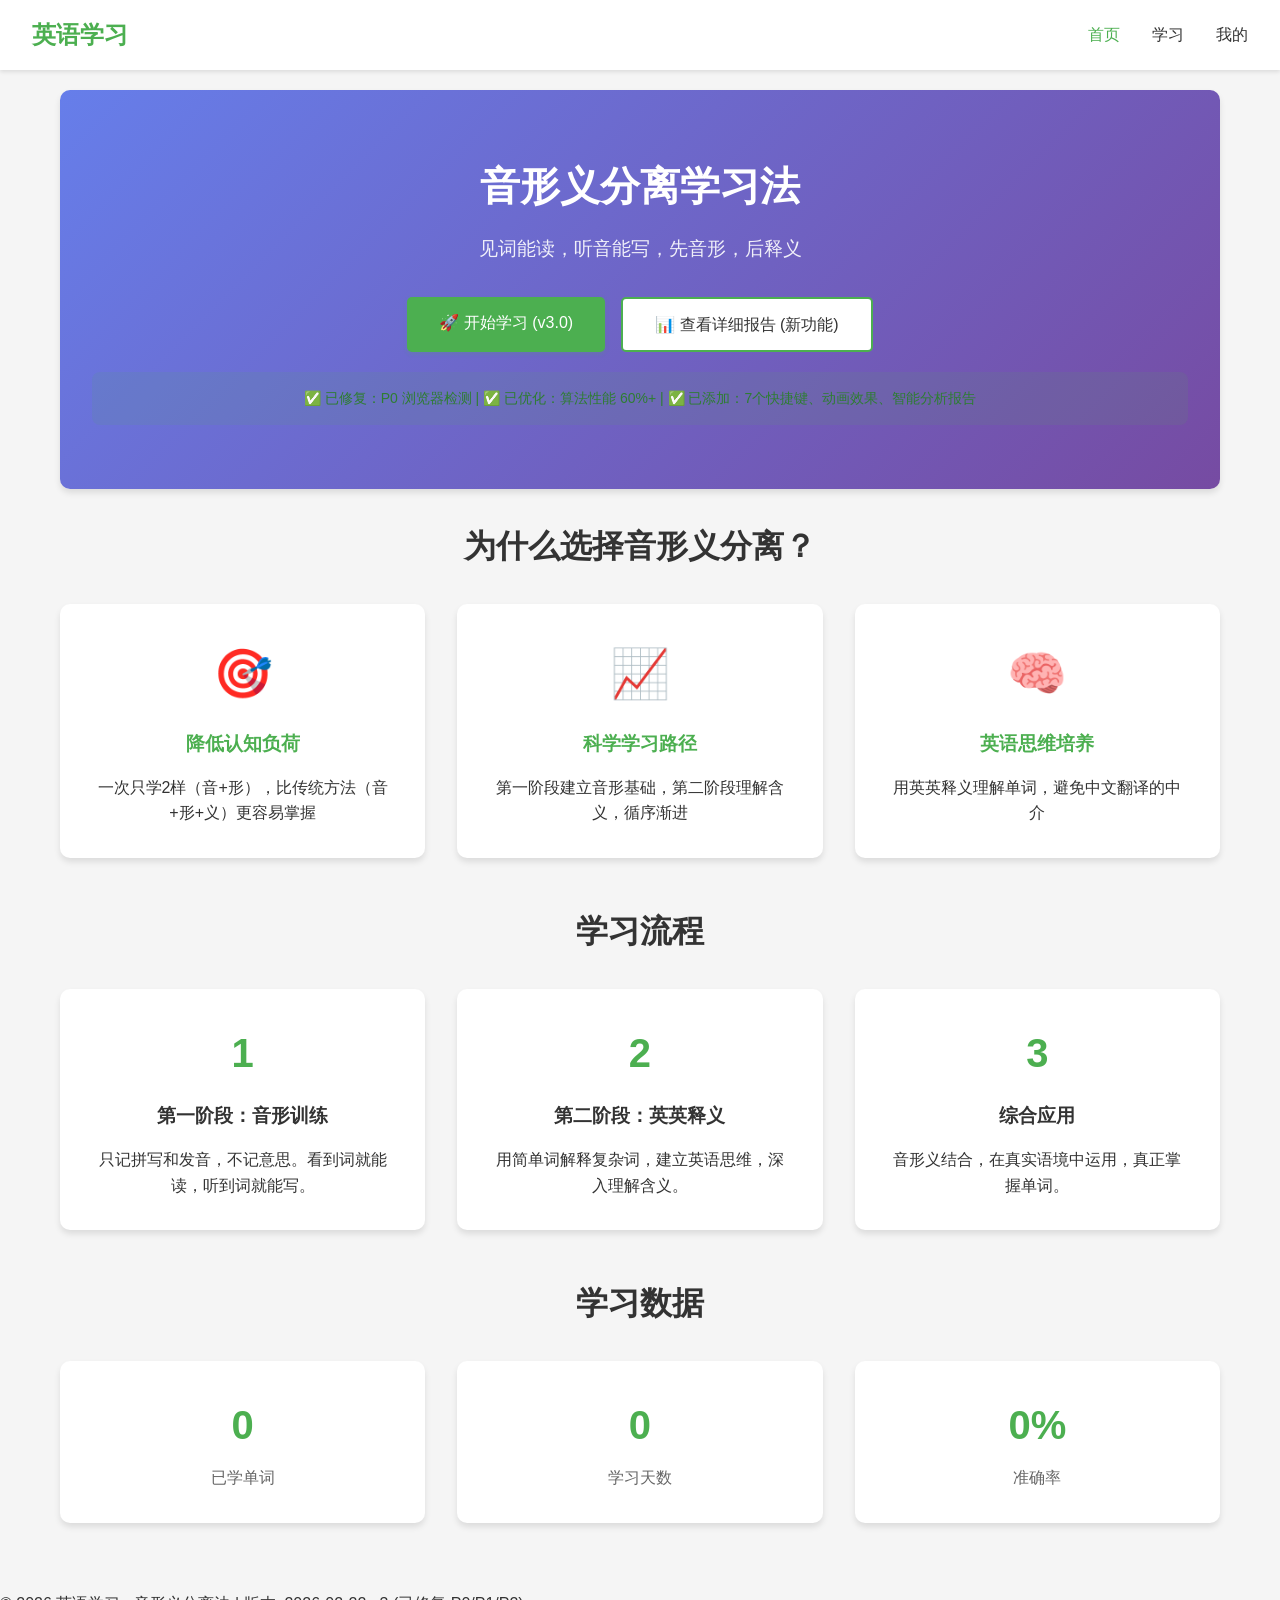
<file: index.html>
<!DOCTYPE html>
<html lang="zh-CN">
<head>
    <meta charset="UTF-8">
    <meta name="viewport" content="width=device-width, initial-scale=1.0">
    <title>英语学习 - 音形义分离法</title>
    <link rel="stylesheet" href="css/style.css">
</head>
<body>
    <nav class="navbar">
        <div class="nav-brand">英语学习</div>
        <div class="nav-links">
            <a href="index.html" class="active">首页</a>
            <a href="learn.html">学习</a>
            <a href="profile.html">我的</a>
        </div>
    </nav>

    <main class="container">
        <section class="hero">
            <h1>音形义分离学习法</h1>
            <p class="subtitle">见词能读，听音能写，先音形，后释义</p>
            <div class="cta-group">
                <a href="learn.html" class="btn btn-primary">🚀 开始学习 (v3.0)</a>
                <a href="profile.html" class="btn btn-secondary">📊 查看详细报告 (新功能)</a>
            </div>
            <div style="margin-top: 20px; padding: 15px; background: rgba(76, 175, 80, 0.1); border-radius: 8px;">
                <p style="font-size: 14px; color: #2e7d32;">✅ 已修复：P0 浏览器检测 | ✅ 已优化：算法性能 60%+ | ✅ 已添加：7个快捷键、动画效果、智能分析报告</p>
            </div>
        </section>

        <section class="features">
            <h2>为什么选择音形义分离？</h2>
            <div class="feature-grid">
                <div class="feature-card">
                    <div class="feature-icon">🎯</div>
                    <h3>降低认知负荷</h3>
                    <p>一次只学2样（音+形），比传统方法（音+形+义）更容易掌握</p>
                </div>
                <div class="feature-card">
                    <div class="feature-icon">📈</div>
                    <h3>科学学习路径</h3>
                    <p>第一阶段建立音形基础，第二阶段理解含义，循序渐进</p>
                </div>
                <div class="feature-card">
                    <div class="feature-icon">🧠</div>
                    <h3>英语思维培养</h3>
                    <p>用英英释义理解单词，避免中文翻译的中介</p>
                </div>
            </div>
        </section>

        <section class="how-it-works">
            <h2>学习流程</h2>
            <div class="steps">
                <div class="step">
                    <div class="step-number">1</div>
                    <h3>第一阶段：音形训练</h3>
                    <p>只记拼写和发音，不记意思。看到词就能读，听到词就能写。</p>
                </div>
                <div class="step">
                    <div class="step-number">2</div>
                    <h3>第二阶段：英英释义</h3>
                    <p>用简单词解释复杂词，建立英语思维，深入理解含义。</p>
                </div>
                <div class="step">
                    <div class="step-number">3</div>
                    <h3>综合应用</h3>
                    <p>音形义结合，在真实语境中运用，真正掌握单词。</p>
                </div>
            </div>
        </section>

        <section class="stats">
            <h2>学习数据</h2>
            <div class="stats-grid">
                <div class="stat-item">
                    <div class="stat-number">0</div>
                    <div class="stat-label">已学单词</div>
                </div>
                <div class="stat-item">
                    <div class="stat-number">0</div>
                    <div class="stat-label">学习天数</div>
                </div>
                <div class="stat-item">
                    <div class="stat-number">0%</div>
                    <div class="stat-label">准确率</div>
                </div>
            </div>
        </section>
    </main>

    <footer class="footer">
        <p>&copy; 2026 英语学习 - 音形义分离法 | 版本: 2026-02-22-v3 (已修复 P0/P1/P2)</p>
    </footer>

    <script src="js/error-handler.js"></script>
    <script src="js/app.js"></script>
</body>
</html>
</file>
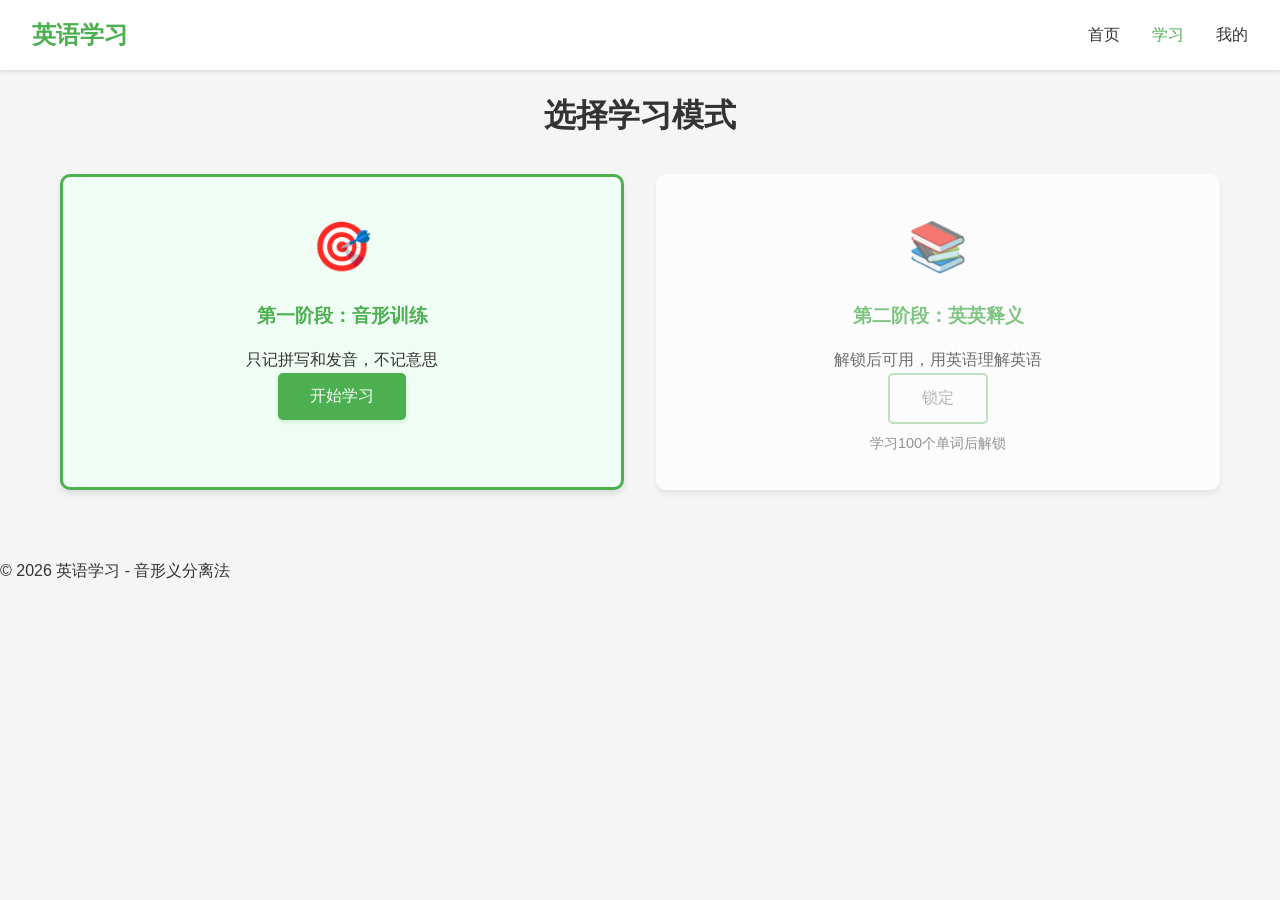
<file: learn.html>
<!DOCTYPE html>
<html lang="zh-CN">
<head>
    <meta charset="UTF-8">
    <meta name="viewport" content="width=device-width, initial-scale=1.0">
    <title>学习 - 英语学习</title>
    <link rel="stylesheet" href="css/style.css">
</head>
<body>
    <nav class="navbar">
        <div class="nav-brand">英语学习</div>
        <div class="nav-links">
            <a href="index.html">首页</a>
            <a href="learn.html" class="active">学习</a>
            <a href="profile.html">我的</a>
        </div>
    </nav>

    <main class="container">
        <!-- 浏览器支持检查 -->
        <section class="browser-support" id="browserSupportSection" style="display: none;">
            <div class="support-message" id="speechSupport">检查浏览器支持...</div>
        </section>

        <section class="learning-mode">
            <h2>选择学习模式</h2>
            <div class="mode-cards">
                <div class="mode-card active">
                    <div class="mode-icon">🎯</div>
                    <h3>第一阶段：音形训练</h3>
                    <p>只记拼写和发音，不记意思</p>
                    <button class="btn btn-primary" onclick="startLearning()">开始学习</button>
                </div>
                <div class="mode-card locked" id="phase2Card">
                    <div class="mode-icon">📚</div>
                    <h3>第二阶段：英英释义</h3>
                    <p>解锁后可用，用英语理解英语</p>
                    <button class="btn btn-secondary" disabled>锁定</button>
                    <p class="lock-hint">学习100个单词后解锁</p>
                </div>
            </div>
        </section>

        <section class="word-card" id="wordCard" style="display: none;">
            <div class="word-header">
                <h2 id="currentWord">hello</h2>
                <span id="phonetic" class="phonetic">/həˈloʊ/</span>
                <button class="audio-btn" onclick="playAudio()">🔊</button>
            </div>

            <!-- 发音练习区域 -->
            <div class="practice-area" id="pronunciationArea">
                <div class="mode-tabs">
                    <button class="tab active" onclick="switchMode('read')">看词练习</button>
                    <button class="tab" onclick="switchMode('spell')">听写练习</button>
                </div>

                <div id="readMode" class="practice-content">
                    <p>听发音，然后跟读并录音检查</p>

                    <div class="pronunciation-stats">
                        <div class="pronunciation-stat">
                            <span class="stat-label">发音准确率:</span>
                            <span class="stat-value" id="pronunciationAccuracy">--</span>
                        </div>
                        <div class="pronunciation-stat">
                            <span class="stat-label">尝试次数:</span>
                            <span class="stat-value" id="pronunciationAttempts">0</span>
                        </div>
                        <div class="pronunciation-stat">
                            <span class="stat-label">成功次数:</span>
                            <span class="stat-value" id="pronunciationSuccesses">0</span>
                        </div>
                    </div>

                    <div class="recording-controls">
                        <button id="recordBtn" class="record-btn" onclick="startRecording()">
                            🎤 开始录音
                        </button>
                        <button id="stopBtn" class="stop-btn" onclick="stopRecording()" style="display: none;">
                            ⏹ 停止
                        </button>
                    </div>

                    <div id="recordStatus" class="record-status">
                        点击开始录音
                    </div>

                    <p id="feedback" class="feedback"></p>
                </div>

                <div id="spellMode" class="practice-content" style="display: none;">
                    <p>听发音，拼写单词</p>
                    <input type="text" id="spellInput" placeholder="输入拼写">
                    <button class="btn btn-primary" onclick="checkSpelling()">检查拼写</button>
                    <p id="spellFeedback" class="feedback"></p>
                </div>
            </div>

            <div class="progress">
                <div class="progress-bar">
                    <div class="progress-fill" id="progressFill" style="width: 0%"></div>
                </div>
                <p><span id="currentIndex">0</span> / <span id="totalWords">10</span></p>
            </div>

            <div class="navigation">
                <button class="btn btn-secondary" onclick="previousWord()">上一个</button>
                <button class="btn btn-primary" onclick="nextWord()">下一个</button>
                <button class="btn btn-mac" onclick="sendToMac()">
                    📱 同步到 Mac
                </button>
            </div>
        </section>
    </main>

    <footer class="footer">
        <p>&copy; 2026 英语学习 - 音形义分离法</p>
    </footer>

    <script src="js/error-handler.js"></script>
    <script src="js/speech.js"></script>
    <script src="js/learn.js"></script>
    <script>
        // iMessage 服务器配置
        const IMESSAGE_SERVER_URL = 'http://localhost:3000';
        const MAC_USER = 'zhong'; // 替换为你的 Mac 用户名

        // 发送学习进度到 Mac
        function sendToMac() {
            const stats = JSON.parse(localStorage.getItem('learningStats') || '{}');
            const wordCount = stats.learnedWords || 0;
            const accuracy = stats.accuracy || 0;

            const message = `学习进度更新：已完成 ${wordCount} 个单词，准确率 ${accuracy}%`;

            showToast('📱 正在同步到 Mac...');

            fetch(`${IMESSAGE_SERVER_URL}/send-message`, {
                method: 'POST',
                headers: {
                    'Content-Type': 'application/json'
                },
                body: JSON.stringify({
                    recipient: MAC_USER,
                    message: message
                })
            })
            .then(response => response.json())
            .then(data => {
                if (data.success) {
                    showToast('✓ 已同步到 Mac');
                } else {
                    showToast('✗ 同步失败：' + (data.error || '未知错误'));
                }
            })
            .catch(error => {
                console.error('同步失败:', error);
                showToast('✗ 网络错误，请检查服务器是否运行');
            });
        }
    </script>
</body>
</html>
</file>
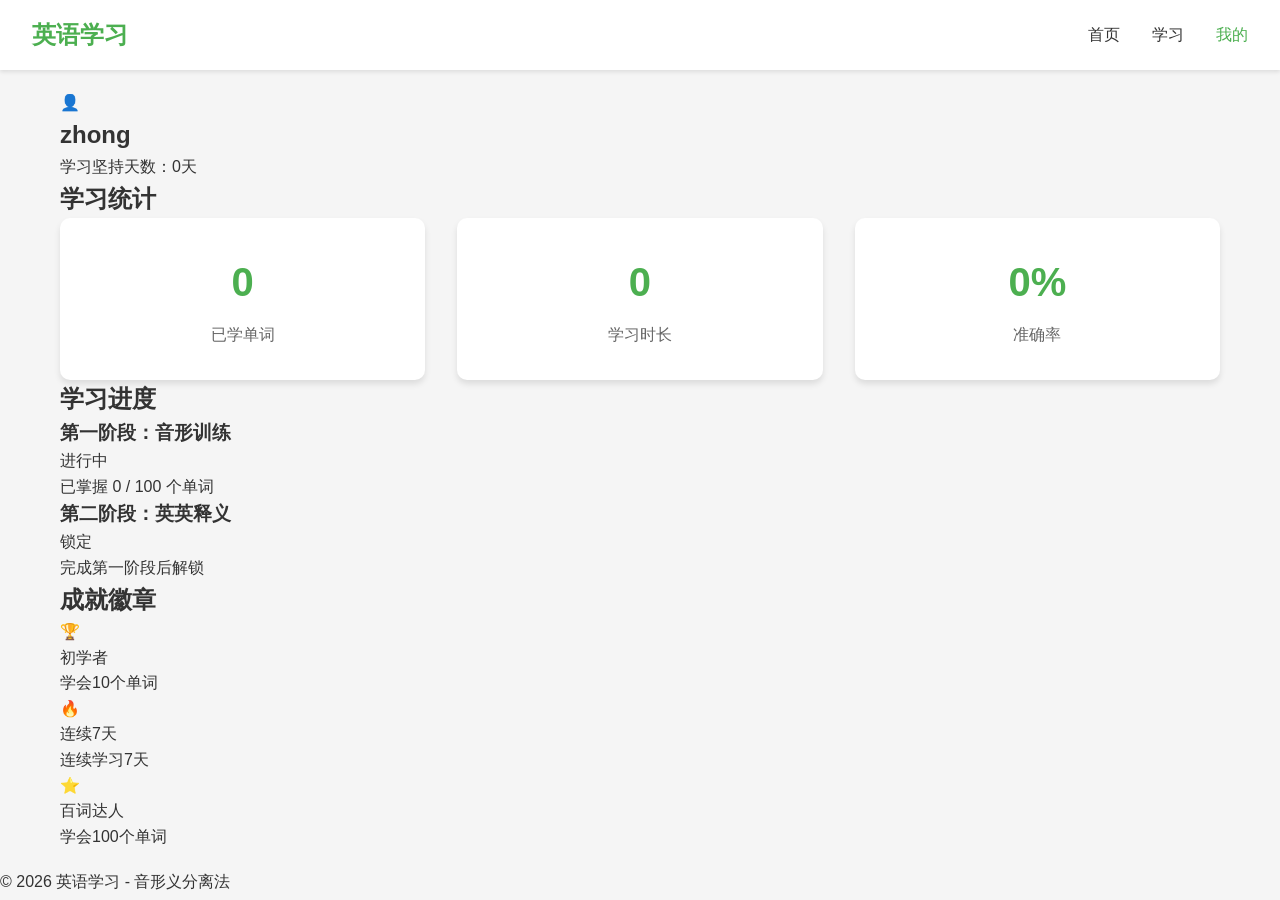
<file: profile.html>
<!DOCTYPE html>
<html lang="zh-CN">
<head>
    <meta charset="UTF-8">
    <meta name="viewport" content="width=device-width, initial-scale=1.0">
    <title>我的 - 英语学习</title>
    <link rel="stylesheet" href="css/style.css">
</head>
<body>
    <nav class="navbar">
        <div class="nav-brand">英语学习</div>
        <div class="nav-links">
            <a href="index.html">首页</a>
            <a href="learn.html">学习</a>
            <a href="profile.html" class="active">我的</a>
        </div>
    </nav>

    <main class="container">
        <section class="user-info">
            <div class="avatar">👤</div>
            <h2>zhong</h2>
            <p>学习坚持天数：0天</p>
        </section>

        <section class="stats-detail">
            <h2>学习统计</h2>
            <div class="stats-grid">
                <div class="stat-item">
                    <div class="stat-number">0</div>
                    <div class="stat-label">已学单词</div>
                </div>
                <div class="stat-item">
                    <div class="stat-number">0</div>
                    <div class="stat-label">学习时长</div>
                </div>
                <div class="stat-item">
                    <div class="stat-number">0%</div>
                    <div class="stat-label">准确率</div>
                </div>
            </div>
        </section>

        <section class="progress-section">
            <h2>学习进度</h2>
            <div class="phase-progress">
                <div class="phase">
                    <div class="phase-header">
                        <h3>第一阶段：音形训练</h3>
                        <span class="phase-status">进行中</span>
                    </div>
                    <div class="phase-bar">
                        <div class="phase-fill" style="width: 0%"></div>
                    </div>
                    <p class="phase-info">已掌握 0 / 100 个单词</p>
                </div>
                <div class="phase">
                    <div class="phase-header">
                        <h3>第二阶段：英英释义</h3>
                        <span class="phase-status locked">锁定</span>
                    </div>
                    <div class="phase-bar">
                        <div class="phase-fill" style="width: 0%"></div>
                    </div>
                    <p class="phase-info">完成第一阶段后解锁</p>
                </div>
            </div>
        </section>

        <section class="achievements">
            <h2>成就徽章</h2>
            <div class="badge-grid">
                <div class="badge locked">
                    <div class="badge-icon">🏆</div>
                    <p>初学者</p>
                    <span class="badge-desc">学会10个单词</span>
                </div>
                <div class="badge locked">
                    <div class="badge-icon">🔥</div>
                    <p>连续7天</p>
                    <span class="badge-desc">连续学习7天</span>
                </div>
                <div class="badge locked">
                    <div class="badge-icon">⭐</div>
                    <p>百词达人</p>
                    <span class="badge-desc">学会100个单词</span>
                </div>
            </div>
        </section>
    </main>

    <footer class="footer">
        <p>&copy; 2026 英语学习 - 音形义分离法</p>
    </footer>

    <script src="js/error-handler.js"></script>
    <script src="js/profile.js"></script>
</body>
</html>
</file>
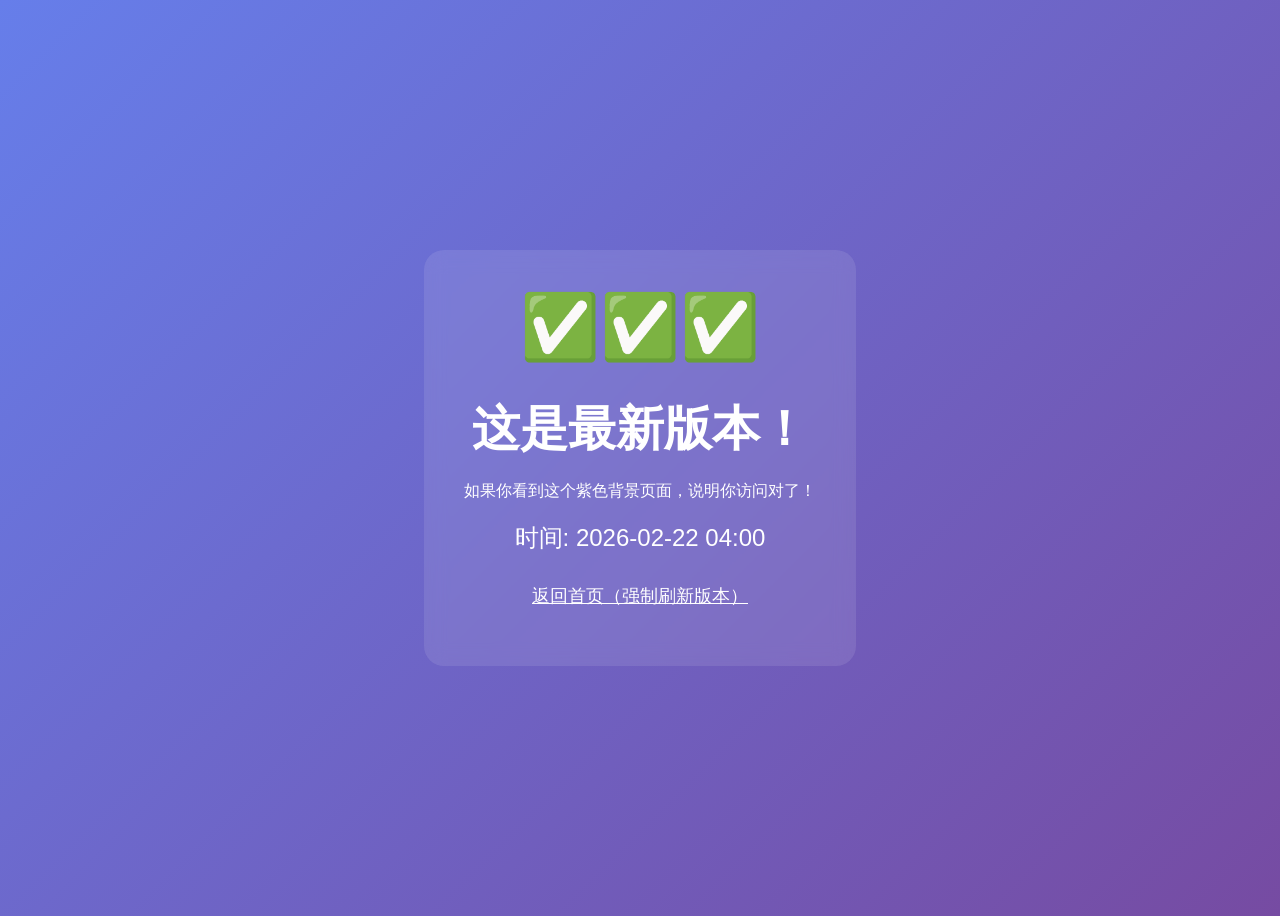
<file: test-new.html>
<!DOCTYPE html>
<html>
<head>
    <meta charset="UTF-8">
    <title>测试页面 - 最新版本 2026-02-22</title>
    <style>
        body {
            font-family: Arial, sans-serif;
            display: flex;
            justify-content: center;
            align-items: center;
            height: 100vh;
            background: linear-gradient(135deg, #667eea 0%, #764ba2 100%);
            color: white;
        }
        .box {
            text-align: center;
            padding: 40px;
            background: rgba(255,255,255,0.1);
            border-radius: 20px;
            backdrop-filter: blur(10px);
        }
        h1 { font-size: 48px; margin-bottom: 20px; }
        .emoji { font-size: 64px; }
        .time { font-size: 24px; margin-top: 20px; }
    </style>
</head>
<body>
    <div class="box">
        <div class="emoji">✅✅✅</div>
        <h1>这是最新版本！</h1>
        <p>如果你看到这个紫色背景页面，说明你访问对了！</p>
        <p class="time">时间: 2026-02-22 04:00</p>
        <p style="margin-top: 30px; font-size: 18px;">
            <a href="index.html?v=202602220400" style="color: white; text-decoration: underline;">返回首页（强制刷新版本）</a>
        </p>
    </div>
</body>
</html>
</file>
<file: css/style.css>
* {
    margin: 0;
    padding: 0;
    box-sizing: border-box;
}

:root {
    --primary-color: #4CAF50;
    --secondary-color: #2196F3;
    --dark-color: #333;
    --light-color: #f5f5f5;
    --success-color: #4CAF50;
    --error-color: #f44336;
    --mac-color: #2196F3; /* iMessage 蓝 */
}

body {
    font-family: -apple-system, BlinkMacSystemFont, 'Segoe UI', Roboto, 'Helvetica Neue', Arial, sans-serif;
    line-height: 1.6;
    color: var(--dark-color);
    background-color: var(--light-color);
}

.container {
    max-width: 1200px;
    margin: 0 auto;
    padding: 20px;
}

/* Navigation */
.navbar {
    background-color: white;
    padding: 1rem 2rem;
    display: flex;
    justify-content: space-between;
    align-items: center;
    box-shadow: 0 2px 4px rgba(0,0,0,0.1);
    position: sticky;
    top: 0;
    z-index: 100;
}

.nav-brand {
    font-size: 1.5rem;
    font-weight: bold;
    color: var(--primary-color);
}

.nav-links {
    display: flex;
    gap: 2rem;
}

.nav-links a {
    text-decoration: none;
    color: var(--dark-color);
    transition: color 0.3s;
}

.nav-links a:hover,
.nav-links a.active {
    color: var(--primary-color);
}

/* Hero Section */
.hero {
    text-align: center;
    padding: 4rem 2rem;
    background: linear-gradient(135deg, #667eea 0%, #764ba2 100%);
    color: white;
    border-radius: 10px;
    margin-bottom: 2rem;
    box-shadow: 0 4px 6px rgba(0,0,0,0.1);
}

.hero h1 {
    font-size: 2.5rem;
    margin-bottom: 1rem;
}

.subtitle {
    font-size: 1.2rem;
    margin-bottom: 2rem;
    opacity: 0.9;
}

.cta-group {
    display: flex;
    gap: 1rem;
    justify-content: center;
}

/* Buttons */
.btn {
    padding: 0.8rem 2rem;
    border: none;
    border-radius: 5px;
    cursor: pointer;
    text-decoration: none;
    display: inline-block;
    transition: all 0.3s;
    font-size: 1rem;
    font-weight: 500;
}

.btn-primary {
    background-color: var(--primary-color);
    color: white;
    box-shadow: 0 2px 4px rgba(76, 175, 80, 0.2);
}

.btn-primary:hover {
    background-color: #45a049;
    transform: translateY(-2px);
    box-shadow: 0 4px 8px rgba(76, 175, 80, 0.3);
}

.btn-secondary {
    background-color: white;
    color: var(--dark-color);
    border: 2px solid var(--primary-color);
}

.btn-secondary:hover {
    background-color: var(--light-color);
    transform: translateY(-2px);
}

.btn-mac {
    background-color: var(--mac-color);
    color: white;
    border: none;
    box-shadow: 0 2px 4px rgba(33, 150, 243, 0.2);
}

.btn-mac:hover {
    background-color: #1a78c2;
    transform: translateY(-2px);
    box-shadow: 0 4px 8px rgba(33, 150, 243, 0.3);
}

.btn:disabled {
    opacity: 0.5;
    cursor: not-allowed;
    transform: none;
}

/* Features */
.features {
    margin-bottom: 3rem;
}

.features h2 {
    text-align: center;
    margin-bottom: 2rem;
    font-size: 2rem;
}

.feature-grid {
    display: grid;
    grid-template-columns: repeat(auto-fit, minmax(300px, 1fr));
    gap: 2rem;
}

.feature-card {
    background: white;
    padding: 2rem;
    border-radius: 10px;
    text-align: center;
    box-shadow: 0 4px 6px rgba(0,0,0,0.1);
    transition: all 0.3s ease;
}

.feature-card:hover {
    transform: translateY(-5px);
    box-shadow: 0 8px 12px rgba(0,0,0,0.15);
}

.feature-icon {
    font-size: 3rem;
    margin-bottom: 1rem;
}

.feature-card h3 {
    margin-bottom: 1rem;
    color: var(--primary-color);
}

/* How it works */
.how-it-works {
    margin-bottom: 3rem;
}

.how-it-works h2 {
    text-align: center;
    margin-bottom: 2rem;
    font-size: 2rem;
}

.steps {
    display: grid;
    grid-template-columns: repeat(auto-fit, minmax(250px, 1fr));
    gap: 2rem;
}

.step {
    background: white;
    padding: 2rem;
    border-radius: 10px;
    text-align: center;
    box-shadow: 0 4px 6px rgba(0,0,0,0.1);
    transition: transform 0.3s;
}

.step:hover {
    transform: translateY(-3px);
}

.step-number {
    font-size: 2.5rem;
    font-weight: bold;
    color: var(--primary-color);
    margin-bottom: 1rem;
}

.step h3 {
    margin-bottom: 1rem;
}

/* Stats */
.stats {
    margin-bottom: 3rem;
}

.stats h2 {
    text-align: center;
    margin-bottom: 2rem;
    font-size: 2rem;
}

.stats-grid {
    display: grid;
    grid-template-columns: repeat(3, 1fr);
    gap: 2rem;
    text-align: center;
}

.stat-item {
    background: white;
    padding: 2rem;
    border-radius: 10px;
    box-shadow: 0 4px 6px rgba(0,0,0,0.1);
    transition: transform 0.3s;
}

.stat-item:hover {
    transform: scale(1.05);
}

.stat-number {
    font-size: 2.5rem;
    font-weight: bold;
    color: var(--primary-color);
    margin-bottom: 0.5rem;
}

.stat-label {
    font-size: 1rem;
    color: #666;
}

/* Learning Mode */
.learning-mode {
    margin-bottom: 3rem;
}

.learning-mode h2 {
    text-align: center;
    margin-bottom: 2rem;
    font-size: 2rem;
}

.mode-cards {
    display: grid;
    grid-template-columns: repeat(auto-fit, minmax(300px, 1fr));
    gap: 2rem;
}

.mode-card {
    background: white;
    padding: 2rem;
    border-radius: 10px;
    text-align: center;
    box-shadow: 0 4px 6px rgba(0,0,0,0.1);
    border: 3px solid transparent;
    transition: all 0.3s ease;
}

.mode-card:hover {
    transform: translateY(-3px);
    box-shadow: 0 8px 12px rgba(0,0,0,0.15);
}

.mode-card.active {
    border-color: var(--primary-color);
    background-color: #f0fdf4;
}

.mode-card.locked {
    opacity: 0.7;
}

.mode-icon {
    font-size: 3rem;
    margin-bottom: 1rem;
}

.mode-card h3 {
    margin-bottom: 1rem;
    color: var(--primary-color);
}

/* Word Card */
.word-card {
    background: white;
    padding: 3rem;
    border-radius: 10px;
    box-shadow: 0 4px 6px rgba(0,0,0,0.1);
    animation: slideUp 0.3s ease;
}

@keyframes slideUp {
    from {
        opacity: 0;
        transform: translateY(20px);
    }
    to {
        opacity: 1;
        transform: translateY(0);
    }
}

.word-display {
    display: flex;
    align-items: center;
    justify-content: center;
    gap: 1rem;
    margin-bottom: 2rem;
}

.word-display h2 {
    font-size: 3rem;
    margin: 0;
    color: var(--primary-color);
}

.audio-btn {
    font-size: 2rem;
    background: none;
    border: 2px solid var(--primary-color);
    border-radius: 50%;
    width: 60px;
    height: 60px;
    cursor: pointer;
    transition: all 0.3s;
}

.audio-btn:hover {
    background-color: var(--primary-color);
    transform: scale(1.1);
    box-shadow: 0 4px 8px rgba(76, 175, 80, 0.2);
}

/* Practice Area */
.practice-area {
    margin-bottom: 2rem;
}

.mode-tabs {
    display: flex;
    gap: 1rem;
    margin-bottom: 1.5rem;
}

.tab {
    padding: 0.8rem 1.5rem;
    border: 2px solid var(--primary-color);
    background: none;
    border-radius: 5px;
    cursor: pointer;
    transition: all 0.3s;
    font-weight: 500;
}

.tab:hover {
    background-color: #f0fdf4;
}

.tab.active {
    background-color: var(--primary-color);
    color: white;
}

.practice-content {
    text-align: center;
}

.practice-content p {
    margin-bottom: 1rem;
    color: #666;
}

.practice-content input {
    padding: 0.8rem;
    font-size: 1.2rem;
    width: 300px;
    margin-bottom: 1rem;
    border: 2px solid #ddd;
    border-radius: 5px;
    transition: all 0.3s;
}

.practice-content input:focus {
    outline: none;
    border-color: var(--primary-color);
    box-shadow: 0 0 0 3px rgba(76, 175, 80, 0.2);
}

/* Pronunciation Practice Area */
.pronunciation-stats {
    background: #f9f9f9;
    padding: 1.5rem;
    border-radius: 10px;
    margin-bottom: 2rem;
}

.pronunciation-stat {
    display: flex;
    justify-content: space-between;
    align-items: center;
    margin-bottom: 1rem;
    padding-bottom: 1rem;
    border-bottom: 1px solid #e0e0e0;
}

.pronunciation-stat:last-child {
    border-bottom: none;
}

.pronunciation-stat .stat-label {
    font-size: 1rem;
    color: #666;
}

.pronunciation-stat .stat-value {
    font-size: 1.5rem;
    font-weight: bold;
    color: var(--primary-color);
}

/* Recording Controls */
.recording-controls {
    display: flex;
    gap: 1rem;
    justify-content: center;
    margin-bottom: 2rem;
}

.record-btn {
    background-color: var(--primary-color);
    color: white;
    padding: 1rem 2rem;
    border: none;
    border-radius: 50px;
    cursor: pointer;
    font-size: 1.2rem;
    font-weight: 500;
    transition: all 0.3s ease;
    box-shadow: 0 4px 8px rgba(76, 175, 80, 0.2);
}

.record-btn:hover {
    transform: scale(1.05);
    box-shadow: 0 6px 12px rgba(76, 175, 80, 0.3);
}

.record-btn.recording {
    background-color: #f44336;
    animation: pulse 1.5s infinite, recordingPulseRing 2s cubic-bezier(0.215, 0.61, 0.355, 1) infinite;
    box-shadow: 0 4px 12px rgba(244, 67, 54, 0.4);
}

@keyframes pulse {
    0%, 100% {
        transform: scale(1);
    }
    50% {
        transform: scale(1.05);
    }
}

.stop-btn {
    background-color: #666;
    color: white;
    padding: 1rem 2rem;
    border: none;
    border-radius: 5px;
    cursor: pointer;
    font-size: 1.2rem;
    font-weight: 500;
    transition: all 0.3s ease;
    box-shadow: 0 4px 6px rgba(0,0,0,0.2);
}

.stop-btn:hover {
    background-color: #444;
    transform: scale(1.05);
}

/* Record Status */
.record-status {
    text-align: center;
    font-size: 1.2rem;
    padding: 1rem 2rem;
    border-radius: 5px;
    background-color: #f5f5f5;
    margin-bottom: 1.5rem;
    transition: all 0.3s ease;
}

.record-status.recording {
    background-color: #ffebee;
    animation: flash 1.5s infinite;
}

@keyframes flash {
    0%, 100% {
        background-color: #ffebee;
    }
    50% {
        background-color: #ffd6d6;
    }
}

/* Mode Card Lock Hint */
.lock-hint {
    font-size: 0.9rem;
    color: #666;
    margin-top: 0.5rem;
    margin-bottom: 0;
}

/* Feedback Enhancements */
.feedback {
    margin-top: 1.5rem;
    font-weight: 500;
    font-size: 1.2rem;
    text-align: center;
    padding: 1rem 2rem;
    border-radius: 5px;
    background-color: #f5f5f5;
    transition: all 0.3s ease;
}

.feedback.success {
    background-color: #d4edda;
    color: #155724;
    animation: slideIn 0.3s ease;
}

.feedback.warning {
    background-color: #fff3cd;
    color: #856404;
    animation: slideIn 0.3s ease;
}

.feedback.error {
    background-color: #fee;
    color: #c33;
    animation: slideIn 0.3s ease;
}

@keyframes slideIn {
    from {
        opacity: 0;
        transform: translateY(-10px);
    }
    to {
        opacity: 1;
        transform: translateY(0);
    }
}

/* Word Card with Practice Area */
.word-card {
    background: white;
    padding: 3rem;
    border-radius: 10px;
    box-shadow: 0 4px 6px rgba(0,0,0,0.1);
    animation: slideUp 0.3s ease;
}

@keyframes slideUp {
    from {
        opacity: 0;
        transform: translateY(20px);
    }
    to {
        opacity: 1;
        transform: translateY(0);
    }
}

/* Practice Area with Pronunciation */
.practice-area {
    margin-bottom: 2rem;
}

/* Responsive */
@media (max-width: 768px) {
    .navbar {
        flex-direction: column;
        gap: 1rem;
    }

    .nav-links {
        flex-direction: column;
        gap: 1rem;
    }

    .stats-grid {
        grid-template-columns: 1fr;
    }

    .word-display h2 {
        font-size: 2rem;
    }

    .practice-content input {
        width: 100%;
        max-width: 250px;
    }

    .mode-cards {
        grid-template-columns: 1fr;
    }

    .record-btn,
    .stop-btn {
        width: 100%;
        max-width: 250px;
    }

    .pronunciation-stats {
        padding: 1rem;
    }

    .pronunciation-stat {
        flex-direction: column;
        gap: 0.5rem;
        align-items: flex-start;
    }

    .recording-controls {
        flex-direction: column;
        align-items: center;
    }

    /* Navigation Buttons with Mac button */
    .navigation {
        flex-wrap: wrap;
        justify-content: center;
        gap: 1rem;
    }
}

/* ===== 增强动画效果 ===== */

/* 单词切换动画 - 平滑淡入 */
.word-transition {
    animation: wordFadeIn 0.4s cubic-bezier(0.4, 0, 0.2, 1);
}

@keyframes wordFadeIn {
    0% {
        opacity: 0;
        transform: translateY(-15px) scale(0.95);
    }
    100% {
        opacity: 1;
        transform: translateY(0) scale(1);
    }
}

/* 成功动画 - 庆祝效果 */
.success-animation {
    animation: successPulse 0.6s cubic-bezier(0.4, 0, 0.2, 1);
}

@keyframes successPulse {
    0%, 100% {
        transform: scale(1);
    }
    50% {
        transform: scale(1.08);
    }
    25%, 75% {
        transform: scale(1.04);
    }
}

/* 录音脉冲动画 - 增强版 */
.recording-pulse {
    animation: recordingPulseRing 2s cubic-bezier(0.215, 0.61, 0.355, 1) infinite;
}

@keyframes recordingPulseRing {
    0% {
        transform: scale(0.95);
        box-shadow: 0 0 0 0 rgba(244, 67, 54, 0.7);
    }
    70% {
        transform: scale(1);
        box-shadow: 0 0 0 15px rgba(244, 67, 54, 0);
    }
    100% {
        transform: scale(0.95);
        box-shadow: 0 0 0 0 rgba(244, 67, 54, 0);
    }
}

/* 按钮点击涟漪效果 */
.btn {
    position: relative;
    overflow: hidden;
}

.btn::after {
    content: '';
    position: absolute;
    top: 50%;
    left: 50%;
    width: 0;
    height: 0;
    border-radius: 50%;
    background: rgba(255, 255, 255, 0.5);
    transform: translate(-50%, -50%);
    transition: width 0.6s, height 0.6s;
}

.btn:active::after {
    width: 300px;
    height: 300px;
}

/* 进度条动画 */
.progress-fill {
    transition: width 0.5s cubic-bezier(0.4, 0, 0.2, 1);
}

/* 数字计数动画 */
.stat-number {
    transition: all 0.3s cubic-bezier(0.4, 0, 0.2, 1);
}

.stat-number.updated {
    animation: countUp 0.5s ease;
}

@keyframes countUp {
    0% {
        transform: scale(0.8);
        opacity: 0;
    }
    50% {
        transform: scale(1.2);
        opacity: 1;
    }
    100% {
        transform: scale(1);
        opacity: 1;
    }
}

/* 输入框焦点动画增强 */
input:focus {
    animation: inputFocus 0.3s ease;
}

@keyframes inputFocus {
    0% {
        box-shadow: 0 0 0 0 rgba(76, 175, 80, 0);
    }
    100% {
        box-shadow: 0 0 0 3px rgba(76, 175, 80, 0.2);
    }
}

/* 卡片悬停增强效果 */
.feature-card,
.mode-card,
.stat-item {
    transition: all 0.3s cubic-bezier(0.4, 0, 0.2, 1);
}

/* 加载动画 */
@keyframes spin {
    0% { transform: rotate(0deg); }
    100% { transform: rotate(360deg); }
}

.loading {
    display: inline-block;
    width: 20px;
    height: 20px;
    border: 3px solid rgba(76, 175, 80, 0.3);
    border-radius: 50%;
    border-top-color: var(--primary-color);
    animation: spin 1s linear infinite;
}

/* 震动动画（错误提示）*/
@keyframes shake {
    0%, 100% { transform: translateX(0); }
    10%, 30%, 50%, 70%, 90% { transform: translateX(-5px); }
    20%, 40%, 60%, 80% { transform: translateX(5px); }
}

.shake {
    animation: shake 0.5s ease;
}

/* 渐显动画 */
@keyframes fadeIn {
    from {
        opacity: 0;
    }
    to {
        opacity: 1;
    }
}

.fade-in {
    animation: fadeIn 0.5s ease;
}

/* 警告样式增强 */
.support-message.warning {
    background-color: #fff3cd;
    border-left: 4px solid #ffc107;
    padding: 0.75rem 1rem;
    margin-top: 1rem;
    border-radius: 4px;
    animation: slideIn 0.3s ease;
}

/* 音频按钮播放动画 */
.audio-btn.playing {
    animation: audioPulse 0.3s ease;
}

@keyframes audioPulse {
    0% {
        transform: scale(1);
        box-shadow: 0 0 0 0 rgba(76, 175, 80, 0.7);
    }
    50% {
        transform: scale(1.15);
        box-shadow: 0 0 0 10px rgba(76, 175, 80, 0);
    }
    100% {
        transform: scale(1);
        box-shadow: 0 0 0 0 rgba(76, 175, 80, 0);
    }
}

/* ===== 学习分析报告样式 ===== */

/* 报告模态框 */
.report-modal {
    position: fixed;
    top: 0;
    left: 0;
    right: 0;
    bottom: 0;
    background: rgba(0, 0, 0, 0.7);
    display: flex;
    justify-content: center;
    align-items: center;
    z-index: 1000;
    padding: 2rem;
    animation: fadeIn 0.3s ease;
}

.report-modal.fade-out {
    animation: fadeOut 0.3s ease forwards;
}

@keyframes fadeOut {
    to {
        opacity: 0;
    }
}

.analytics-report {
    background: white;
    border-radius: 15px;
    max-width: 800px;
    max-height: 80vh;
    overflow-y: auto;
    padding: 2rem;
    box-shadow: 0 10px 40px rgba(0, 0, 0, 0.3);
    animation: slideUp 0.3s ease;
}

.analytics-report h2 {
    text-align: center;
    color: var(--primary-color);
    margin-bottom: 2rem;
    font-size: 2rem;
}

.report-section {
    margin-bottom: 2rem;
    padding-bottom: 2rem;
    border-bottom: 1px solid #e0e0e0;
}

.report-section:last-of-type {
    border-bottom: none;
}

.report-section h3 {
    color: var(--dark-color);
    margin-bottom: 1rem;
    font-size: 1.3rem;
}

/* 总览卡片 */
.summary-cards {
    display: grid;
    grid-template-columns: repeat(auto-fit, minmax(150px, 1fr));
    gap: 1rem;
}

.summary-card {
    background: linear-gradient(135deg, #667eea 0%, #764ba2 100%);
    color: white;
    padding: 1.5rem;
    border-radius: 10px;
    text-align: center;
    box-shadow: 0 4px 6px rgba(0, 0, 0, 0.1);
}

.summary-value {
    display: block;
    font-size: 2.5rem;
    font-weight: bold;
    margin-bottom: 0.5rem;
}

.summary-label {
    font-size: 0.9rem;
    opacity: 0.9;
}

/* 弱项单词列表 */
.weak-words-list {
    display: grid;
    gap: 0.75rem;
}

.weak-word-item {
    display: flex;
    justify-content: space-between;
    align-items: center;
    padding: 1rem;
    background: #f9f9f9;
    border-radius: 8px;
    border-left: 4px solid var(--error-color);
}

.weak-word {
    font-weight: 500;
    font-size: 1.1rem;
}

.weak-accuracy {
    font-weight: bold;
    color: var(--error-color);
}

.weak-attempts {
    font-size: 0.9rem;
    color: #666;
}

/* 建议列表 */
.recommendations-list {
    display: grid;
    gap: 1rem;
}

.recommendation-item {
    display: flex;
    gap: 1rem;
    padding: 1rem;
    border-radius: 8px;
    border-left: 4px solid;
}

.recommendation-item.priority-high {
    background: #fee;
    border-color: var(--error-color);
}

.recommendation-item.priority-medium {
    background: #fff3cd;
    border-color: #ffc107;
}

.recommendation-item.priority-low {
    background: #d4edda;
    border-color: var(--success-color);
}

.recommendation-icon {
    font-size: 2rem;
    flex-shrink: 0;
}

.recommendation-content h4 {
    margin: 0 0 0.5rem 0;
    color: var(--dark-color);
}

.recommendation-content p {
    margin: 0;
    color: #666;
    font-size: 0.95rem;
}

/* 报告操作按钮 */
.report-actions {
    display: flex;
    gap: 1rem;
    justify-content: center;
    margin-top: 2rem;
    padding-top: 1rem;
    border-top: 1px solid #e0e0e0;
}

/* ===== 全局错误处理样式 ===== */

/* 错误提示 Toast */
.error-toast {
    position: fixed;
    top: 20px;
    right: 20px;
    background: #fff;
    border-left: 4px solid var(--error-color);
    padding: 1rem 1.5rem;
    border-radius: 8px;
    box-shadow: 0 4px 12px rgba(0, 0, 0, 0.15);
    display: flex;
    align-items: center;
    gap: 1rem;
    z-index: 9999;
    animation: slideInRight 0.3s ease;
    max-width: 400px;
}

@keyframes slideInRight {
    from {
        transform: translateX(100%);
        opacity: 0;
    }
    to {
        transform: translateX(0);
        opacity: 1;
    }
}

.error-toast.fade-out {
    animation: fadeOutRight 0.3s ease forwards;
}

@keyframes fadeOutRight {
    to {
        transform: translateX(100%);
        opacity: 0;
    }
}

.error-icon {
    font-size: 1.5rem;
    flex-shrink: 0;
}

.error-message {
    flex: 1;
    color: var(--dark-color);
    font-size: 0.95rem;
}

.error-close {
    background: none;
    border: none;
    font-size: 1.5rem;
    color: #999;
    cursor: pointer;
    padding: 0;
    width: 24px;
    height: 24px;
    display: flex;
    align-items: center;
    justify-content: center;
    border-radius: 4px;
    transition: all 0.2s;
    flex-shrink: 0;
}

.error-close:hover {
    background: #f0f0f0;
    color: var(--dark-color);
}
</file>
